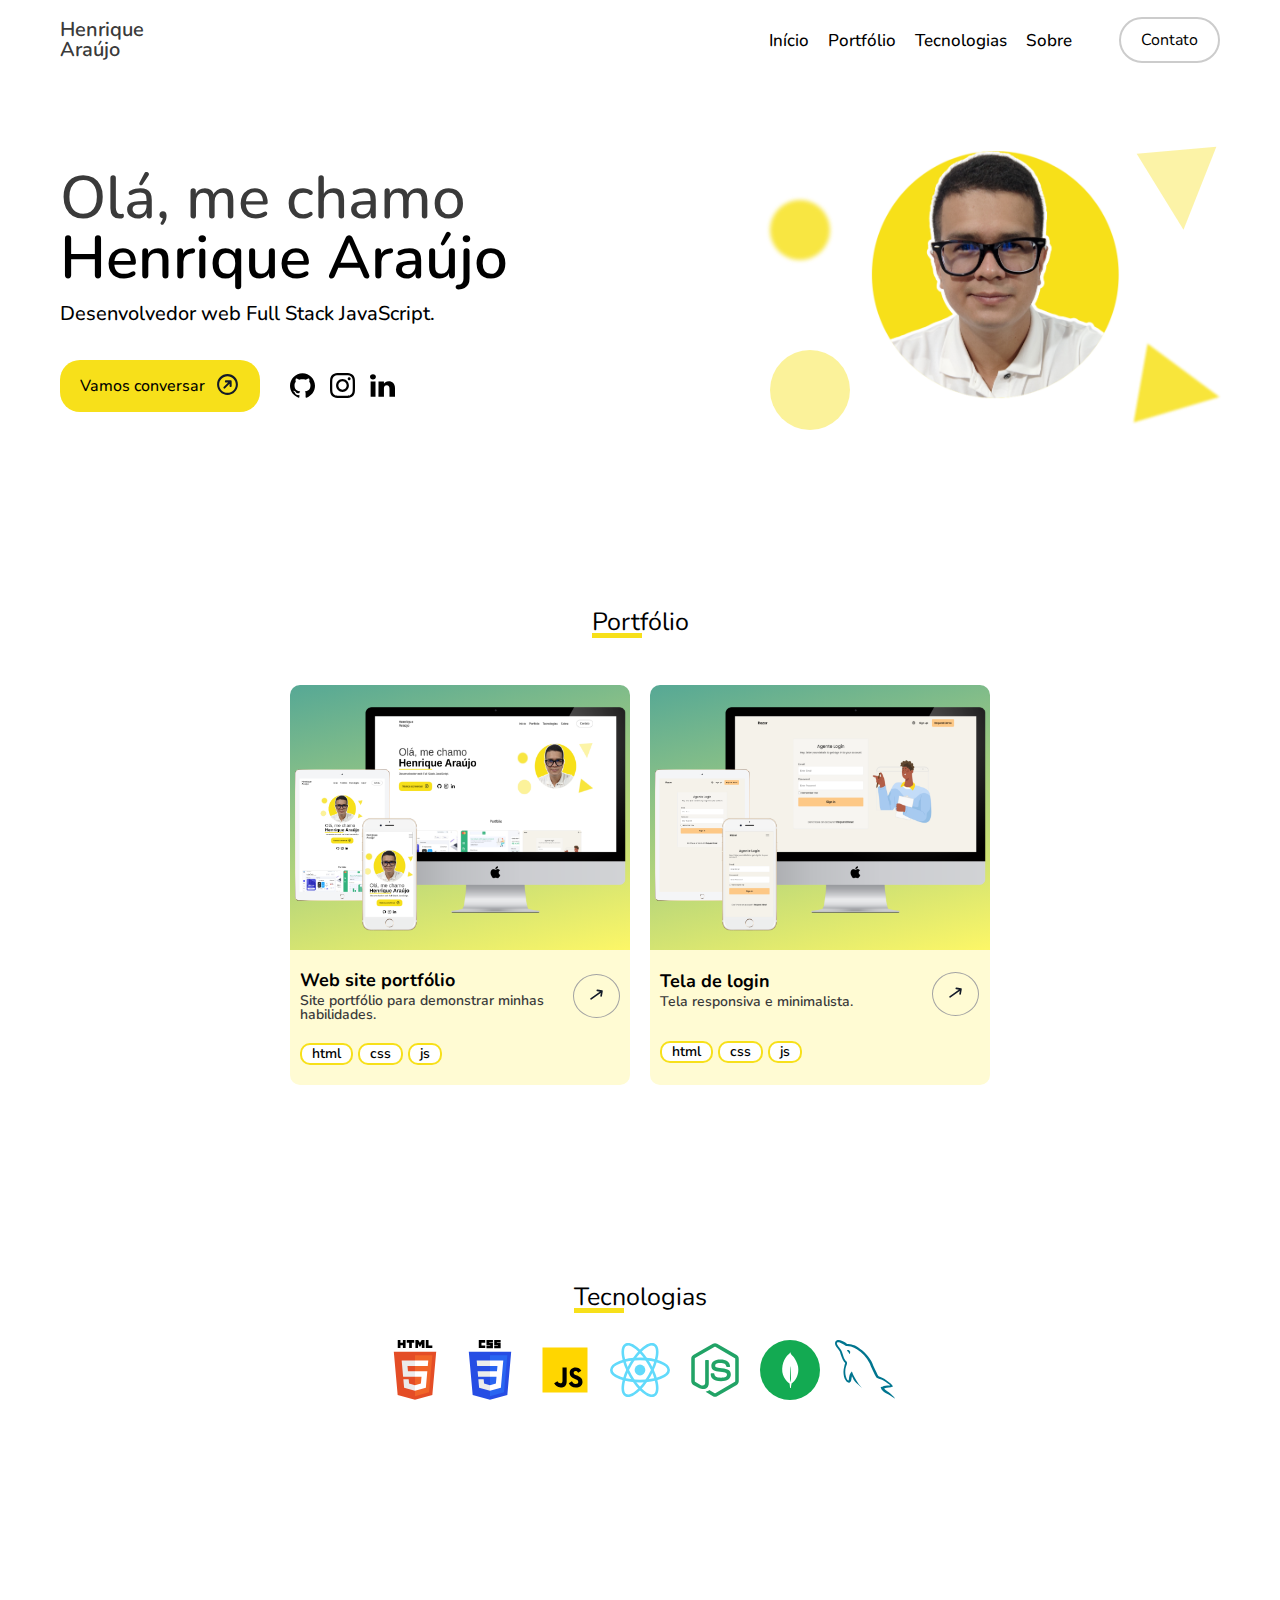
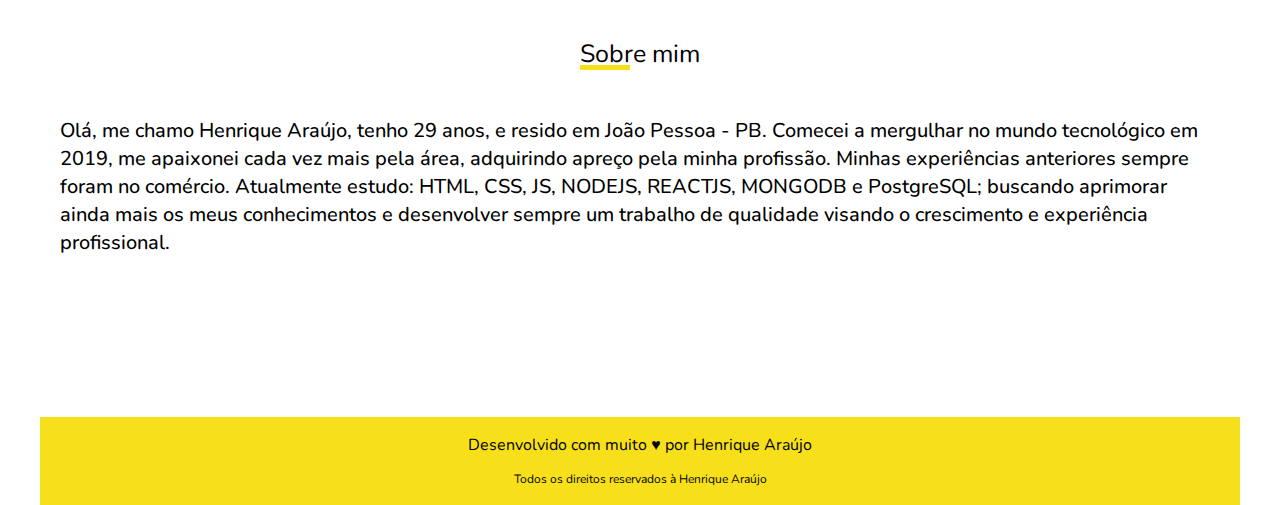
<file: src/index.html>
<!DOCTYPE html>
<html lang="pt-BR">
  <head>
    <meta charset="UTF-8" />
    <meta http-equiv="X-UA-Compatible" content="IE=edge" />
    <meta name="viewport" content="width=device-width, initial-scale=1.0" />
    <meta
      name="description"
      content="henrique, desenvolvedor web, programador, html, css, js, nodejs, reactjs, mongodb, mysql, full stack"
    />
    <link
      rel="icon"
      type="image/png"
      sizes="16x16"
      href="./assets/img/interface/favicon.png"
    />
    <link rel="preconnect" href="https://fonts.googleapis.com" />
    <link rel="preconnect" href="https://fonts.gstatic.com" crossorigin />
    <link
      href="https://fonts.googleapis.com/css2?family=Nunito:wght@400;500;600&display=swap"
      rel="stylesheet"
    />
    <link rel="stylesheet" href="./assets/css/style.css" />
    <title>Henrique Araújo</title>
  </head>
  <body>
    <div id="inicio" class="container">
      <div class="menu">
        <div class="logo">
          <p>Henrique</p>
          <p>Araújo</p>
        </div>
        <div class="menu-itens">
          <div class="menu-options">
            <ul>
              <li>
                <a href="#inicio" title="página inicial">Início</a>
              </li>

              <li>
                <a href="#portfolio" title="portfólio">Portfólio</a>
              </li>

              <li>
                <a href="#tecnologies" title="Tecnologias utilizadas">
                  Tecnologias
                </a>
              </li>

              <li>
                <a href="#sobre" title="Sobre mim">Sobre</a>
              </li>
            </ul>
          </div>
          <div class="btn">
            <a href="#" class="btn-contact">Contato</a>
          </div>
        </div>
        <div class="icon-mobile">
          <img
            class="btn-open"
            src="./assets/img/interface/menu.svg"
            alt=""
            width="30px"
            height="30px"
          />
        </div>

        <div class="menu-mobile">
          <div class="menu-mobile-block">
            <div></div>
            <div class="icon-close-menu">
              <img
                class="btn-close"
                src="./assets/img/interface/close.svg"
                alt=""
                width="30px"
                height="30px"
              />
            </div>
          </div>

          <div class="menu-mobile-items">
            <div class="menu-mobile-options">
              <div class="itens">
                <ul>
                  <li class="btn-inicio">
                    <a href="#inicio" title="página inicial">Início</a>
                  </li>

                  <li class="btn-portfolio">
                    <a href="#portfolio" title="portfólio">Portfólio</a>
                  </li>

                  <li class="btn-tecnologias">
                    <a href="#tecnologies" title="Tecnologias utilizadas">
                      Tecnologias
                    </a>
                  </li>

                  <li class="btn-sobre">
                    <a href="#sobre" title="Sobre mim">Sobre</a>
                  </li>
                </ul>
              </div>

              <div class="menu-mobile-btn">
                <a href="#" class="btn-contact">Contato</a>
              </div>
            </div>
          </div>
        </div>
      </div>
      <div class="header">
        <div class="header-box-1">
          <div class="name">
            <p class="titulo">Olá, me chamo</p>
            <p class="nome">Henrique Araújo</p>
          </div>
          <div class="cargo">
            <p>Desenvolvedor web Full Stack JavaScript.</p>
          </div>
          <div class="acao">
            <div class="btn-talk">
              <a
                href="https://www.linkedin.com/in/henriquearaujodev/"
                target="_blank"
              >
                <div class="title">Vamos conversar</div>
                <div class="icon">
                  <img
                    src="./assets/img/interface/arrow-circle-up-right.svg"
                    alt="link whatsapp"
                    width="25"
                    height="25"
                  />
                </div>
              </a>
            </div>
            <div class="social">
              <div class="social-icons">
                <div class="github">
                  <a
                    href="https://github.com/henriquearaujodev"
                    target="_blank"
                  >
                    <img
                      src="./assets/img/interface/github-black.svg"
                      alt="github"
                      width="25"
                      height="25"
                    />
                  </a>
                </div>
                <div class="instagram">
                  <a
                    href="https://www.instagram.com/henriquearaujo_dev/"
                    target="_blank"
                  >
                    <img
                      src="./assets/img/interface/instagram-black.svg"
                      alt="instagram"
                      width="25"
                      height="25"
                    />
                  </a>
                </div>
                <div class="linkedin">
                  <a
                    href="https://www.linkedin.com/in/henriquearaujodev/"
                    target="_blank"
                  >
                    <img
                      src="./assets/img/interface/linkedin-black.svg"
                      alt="likedin"
                      width="25"
                      height="25"
                    />
                  </a>
                </div>
              </div>
            </div>
          </div>
        </div>
        <div class="header-box-2">
          <div class="circle"></div>
          <div class="circle2"></div>

          <div>
            <picture>
              <source
                srcset="./assets/img/interface/avatar_compressed.webp"
                media="(max-width: 630px)"
                width="50"
                height="250"
              />
              <img
                src="./assets/img/interface/avatar.webp"
                alt="avatar"
                width="50"
                height="-50"
              />
            </picture>
          </div>
          <div class="triangle-flex">
            <div class="triangle"></div>
            <div class="triangle2"></div>
          </div>
        </div>
      </div>

      <div id="portfolio" class="portfolio">
        <div class="title">
          <p class="border-bottom-section-title">Portfólio</p>
        </div>
        <div class="cards">
          <div class="card">
            <div class="card-header">
              <div class="thumb">
                <img src="./assets/img/interface/3-devices-white1.png" alt="" />
              </div>
            </div>
            <div class="card-title">
              <div class="card-title-box">
                <div class="card-info">
                  <h1>Web site portfólio</h1>
                  <p>Site portfólio para demonstrar minhas habilidades.</p>
                </div>
                <div class="card-action">
                  <a
                    href="https://henrique.one"
                    title="link para o site portfólio"
                    target="_blank"
                  >
                    <div class="card-action-btn">
                      <img
                        src="./assets/img/interface/arrow-right.svg"
                        alt="link portfólio"
                      />
                    </div>
                  </a>
                </div>
              </div>

              <div class="card-tags">
                <div class="tag">
                  <p>html</p>
                </div>
                <div class="tag">
                  <p>css</p>
                </div>
                <div class="tag">
                  <p>js</p>
                </div>
              </div>
            </div>
          </div>

          <div class="card">
            <div class="card-header">
              <div class="thumb">
                <img src="./assets/img/interface/3-devices-white2.png" alt="" />
              </div>
            </div>
            <div class="card-title">
              <div class="card-title-box">
                <div class="card-info">
                  <h1>Tela de login</h1>
                  <p>Tela responsiva e minimalista.</p>
                </div>
                <div class="card-action">
                  <a
                    href="https://henrique-0001.vercel.app/"
                    title="link para o site portfólio"
                    target="_blank"
                  >
                    <div class="card-action-btn">
                      <img
                        src="./assets/img/interface/arrow-right.svg"
                        alt="link portfólio"
                      />
                    </div>
                  </a>
                </div>
              </div>

              <div class="card-tags">
                <div class="tag">
                  <p>html</p>
                </div>
                <div class="tag">
                  <p>css</p>
                </div>
                <div class="tag">
                  <p>js</p>
                </div>
              </div>
            </div>
          </div>
        </div>
        <!-- END PORTFOLIO-->
      </div>

      <div class="tecnologies" id="tecnologies">
        <div class="title">
          <p class="border-bottom-section-title">Tecnologias</p>
        </div>
        <div class="tec-container">
          <div class="tecs">
            <img src="./assets/img/tecnologies/html5.svg" alt="html5" />
          </div>
          <div class="tecs">
            <img src="./assets/img/tecnologies/css3.svg" alt="css3" />
          </div>
          <div class="tecs">
            <img src="./assets/img/tecnologies/js.svg" alt="" />
          </div>
          <div class="tecs">
            <img src="./assets/img/tecnologies/react.svg" alt="" />
          </div>
          <div class="tecs">
            <img src="./assets/img/tecnologies/nodejs.svg" alt="" />
          </div>
          <div class="tecs">
            <img src="./assets/img/tecnologies/mongodb.svg" alt="" />
          </div>
          <div class="tecs">
            <img src="./assets/img/tecnologies/mysql.svg" alt="" />
          </div>
        </div>

        <!--END TECNOLOGIES-->
      </div>

      <div class="about" id="sobre">
        <div class="title">
          <p class="border-bottom-section-title">Sobre mim</p>
        </div>
        <div class="about-container">
          <div class="about-info">
            <p>
              Olá, me chamo Henrique Araújo, tenho 29 anos, e resido em João
              Pessoa - PB. Comecei a mergulhar no mundo tecnológico em 2019, me
              apaixonei cada vez mais pela área, adquirindo apreço pela minha
              profissão. Minhas experiências anteriores sempre foram no
              comércio. Atualmente estudo: HTML, CSS, JS, NODEJS, REACTJS,
              MONGODB e PostgreSQL; buscando aprimorar ainda mais os meus
              conhecimentos e desenvolver sempre um trabalho de qualidade
              visando o crescimento e experiência profissional.
            </p>
          </div>
        </div>
        <!-- END ABOUT-->
      </div>

      <footer class="footer">
        <div class="titulo">
          <p>Desenvolvido com muito &#9829; por Henrique Araújo</p>
        </div>

        <div class="copy">
          <p>Todos os direitos reservados à Henrique Araújo</p>
        </div>
      </footer>

      <!-- END CONTAINER-->
    </div>
    <script src="./assets/js/script.js"></script>
  </body>
</html>
</file>
<file: src/assets/css/style.css>
:root {
  --background-primary: #f5f2ea;
  --btn-primary: #f7e01a;
  --btn-primary-hover: #f5cd9c;
  --overlay: #83838317;
  --font-default: 1.6rem;
  --padding-sections: 2rem;
  --color-logo: #3a3a3a;
}

*,
::after,
::before {
  padding: 0;
  margin: 0;
  box-sizing: border-box;
  color: #000;
}

html {
  /* font-size: 10px; */

  /* 10px / 16px = 0.625 = 62.5% */
  /* Percentage of user's browser font-size setting */
  font-size: 62.5%;
  overflow-x: hidden;
  scroll-behavior: smooth;
}

body {
  font-family: 'Nunito', sans-serif;
  line-height: 1;
  font-weight: 400;
  /* background-color: var(--background-primary); */

  /* Only works if there is nothing absolutely positioned in relation to body */
  overflow-x: hidden;
  width: 100%;
  display: flex;
  justify-content: center;
}

::-webkit-scrollbar-track {
  background-color: #cfcfcf;
}
::-webkit-scrollbar {
  width: 5px;
  background: #f3f3f3;
}
::-webkit-scrollbar-thumb {
  background: #f7e01a;
}

.container {
  width: 120rem;
  display: flex;
  flex-direction: column;
}

.title {
  position: relative;
}

.border-bottom-section-title::before {
  content: '';
  position: absolute;
  width: 5rem;
  height: 0.5rem;
  top: 4.3rem;
  background-color: #f7e01a;
}

/* ======= MENU ======= */
.menu {
  width: 100%;
  padding: 2rem;
  display: flex;
  justify-content: space-between;
  align-items: center;
}

.menu .logo p {
  font-size: 2rem;
  color: var(--color-logo);
  font-weight: 600;
}

.menu .menu-itens {
  display: flex;
  align-items: center;
  gap: 4rem;
}

.menu .menu-options ul {
  list-style: none;
  display: flex;
  gap: 0.5rem;
}

.menu .menu-options li a,
a:visited {
  text-decoration: none;
  list-style: none;
  font-size: 1.7rem;
  font-weight: 500;
  padding: 1rem 0.7rem;
  color: #000;
  transition: all 0.4s ease-out;
}

.menu .menu-options a:hover {
  color: #5c5c5c;
}

.menu .btn-contact {
  padding: 1rem 2rem;
  border-radius: 5rem;
  font-size: 1.6rem;
  text-decoration: none;
  color: black;
  border: 2px solid #ccc;
  transition: all 0.4s ease-out;
}

.menu .btn-contact:hover {
  border-color: #f7e01a;
}

/* ===== MENU MOBILE ===== */
.menu-mobile {
  opacity: 0;
  width: 100%;
  height: 100vh;
  padding: 2rem;
  position: fixed;
  right: 0;
  top: 0;
  background-color: #fff;
  z-index: -1;
  transition: all 0.4s ease-in-out;
}

.menu-mobile-items {
  display: flex;
  justify-content: center;
  height: 100vh;
}

.menu-mobile-options {
  display: flex;
  flex-direction: column;
  align-items: center;
  margin-top: 10rem;
  gap: 5rem;
}

.menu-mobile-options .itens {
  height: 35rem;
}

.menu-mobile-options .itens li {
  font-size: 3rem;
  display: flex;
  justify-content: center;
  margin: 2rem 2rem;
  padding: 1.2rem;
}

.menu-mobile-options .itens a {
  text-decoration: none;
}

.menu-mobile-options .itens a:visited {
  color: #000;
}

.menu .icon-mobile {
  display: none;
  z-index: 4;
  cursor: pointer;
}

.btn-close {
  cursor: pointer;
}

.menu .icon-mobile img {
  object-fit: cover;
  object-position: bottom;
}

.menu-mobile-open {
  display: block;
  opacity: 1;
  z-index: 5;
}

/* ===== HEADER ===== */
.header {
  margin-top: 5rem;
  padding: var(--padding-sections);
  display: flex;
}

.header .header-box-1 {
  display: flex;
  flex-direction: column;
  justify-content: space-around;
  width: 60rem;
}

.header .header-box-1 .titulo {
  font-size: 6rem;
  font-weight: 500;
  color: #3a3a3a;
}

.header .header-box-1 .nome {
  font-size: 6rem;
  font-weight: 600;
  color: #000;
}

.divider {
  width: 20rem;
  height: 0.5rem;
  background-color: var(--btn-primary);
  margin-top: -3.2rem;
}

.divider-thin {
  width: 8rem;
  height: 0.5rem;
  background-color: var(--btn-primary);
  margin-top: -3.5rem;
}

.header .header-box-1 .cargo {
  font-size: 2rem;
  color: #424242;
  font-weight: 500;
  margin-top: -2rem;
}

.header .header-box-1 .acao {
  display: flex;
  align-items: center;
  gap: 3rem;
}

.header .header-box-1 .social-icons {
  display: flex;
  /* justify-content: space-around; */
  gap: 1.5rem;
  align-items: center;
}

.header .header-box-1 .social-icons img {
  cursor: pointer;
  width: 2.5rem;
}

.header .header-box-1 .btn-talk a {
  width: 20rem;
  display: flex;
  justify-content: center;
  gap: 1rem;
  align-items: center;
  padding: 1.2rem 1rem;
  border-radius: 2rem;
  background-color: var(--btn-primary);
  text-decoration: none;
  font-size: 1.6rem;
  font-weight: 500;
  transition: all 0.4s ease-out;
}

.header .header-box-1 .btn-talk a:hover {
  background-color: #e7d217;
}

.header .header-box-1 .btn-talk a:visited {
  color: #000;
}
.header .header-box-2 {
  width: 60rem;
  /* background-color: #f5cd9c; */
  display: flex;
  justify-content: right;
  gap: 2rem;
}

.circle {
  width: 60px;
  height: 60px;
  background: rgba(247, 225, 26, 0.829);
  -moz-border-radius: 50px;
  -webkit-border-radius: 50px;
  border-radius: 50px;
  margin-right: -8rem;
  margin-top: 5rem;
  filter: blur(2px);
}

.circle2 {
  width: 80px;
  height: 80px;
  background: rgba(247, 225, 26, 0.438);
  -moz-border-radius: 50px;
  -webkit-border-radius: 50px;
  border-radius: 50px;
  margin-top: 20rem;
}

.header .header-box-2 .triangle-flex {
  display: flex;
  flex-direction: column;
  justify-content: space-between;
}
.triangle {
  width: 0;
  height: 0;
  border-left: 40px solid transparent;
  border-right: 40px solid transparent;
  border-bottom: 80px solid rgba(247, 225, 26, 0.384);
  transform: rotate(175deg);
  /* margin-left: 4rem; */
}

.triangle2 {
  width: 0;
  height: 0;
  border-left: 40px solid transparent;
  border-right: 40px solid transparent;
  border-bottom: 80px solid rgba(247, 225, 26, 0.856);
  transform: rotate(100deg);
  /* margin-left: 4rem; */
  filter: blur(0.9px);
}

.header .header-box-2 img {
  width: 25rem;
  object-fit: cover;
  object-position: bottom;
}

/* ==== PORTFOLIO ==== */

.portfolio {
  margin-top: 6rem;
  width: 100%;
  display: flex;
  align-items: center;
  flex-direction: column;
  padding: 4rem 4rem;
  margin-top: 10rem;
}

.portfolio .title {
  display: flex;
  justify-content: center;
  align-items: center;
  width: 100%;
  padding: 2rem;
  margin-bottom: 1rem;
}
.portfolio .title p {
  font-size: 2.5rem;
}

.portfolio .cards {
  height: 100%;
  padding: 2rem;
  display: flex;
  flex-wrap: wrap;
  gap: 2rem;
}

.portfolio .cards .card {
  width: 34rem;
  height: 40rem;
  display: flex;
  flex-direction: column;
  /* border: 1px solid rgb(228, 228, 228); */
  border-radius: 1rem;
}

.portfolio .card-header {
  height: 30rem;
  border-top-right-radius: 1rem;
  border-top-left-radius: 1rem;
  background: rgb(86, 168, 149);
  background: linear-gradient(
    166deg,
    rgba(86, 168, 149, 1) 0%,
    rgba(252, 245, 70, 0.8225665266106442) 100%
  );
  overflow: hidden;
  display: flex;
  justify-content: center;
  align-items: center;
}

.portfolio .card-header .thumb {
  /* width: 100%; */
  object-fit: cover;
}

.portfolio .card-header .thumb img {
  margin-left: 1.5rem;
  height: 23.5rem;
}

.portfolio .card-title {
  padding: 1rem;
  height: 15rem;
  display: flex;
  justify-content: space-around;
  flex-direction: column;
  align-items: center;
  /* gap: 1rem; */
  border-bottom-left-radius: 1rem;
  border-bottom-right-radius: 1rem;
  background-color: #fffbd3;
}

.portfolio .card-title-box {
  width: 100%;
  display: flex;
  justify-content: space-between;
}

.portfolio .card-tags {
  width: 100%;
  display: flex;
  gap: 0.5rem;
  justify-content: start;
  /* background-color: rgb(155, 76, 76); */
}

.portfolio .card-tags .tag {
  padding: 0.2rem 1rem;
  border-radius: 1rem;
  background-color: #fff;
  border: 2px solid #f7e01a;
}

.portfolio .card-tags .tag p {
  font-size: 1.4rem;
  font-weight: 600;
}

.portfolio .card-info {
  display: flex;
  flex-direction: column;
  gap: 0.5rem;
  /* background-color: #e7d217; */
  /* background-color: orangered; */
}

.portfolio .card-action {
  width: 5rem;
  display: flex;
  justify-content: center;
  align-items: center;
  /* background-color: olive; */
}

.portfolio .card-action-btn {
  padding: 1rem;
  border-radius: 50%;
  border: 1px solid #a3a3a3;
}

.portfolio .card-action-btn:hover {
  border: 1px solid #8d8d8d;
  cursor: pointer;
}

.portfolio .card-action-btn img {
  width: 2.5rem;
  height: 2rem;
  transform: rotate(-35deg);
}

.portfolio .card-info h1 {
  font-size: 1.8rem;
}

.portfolio .card-info p {
  font-size: 1.4rem;
  font-weight: 600;
  color: #3a3a3a;
}

.tecnologies {
  display: flex;
  align-items: center;
  flex-direction: column;
  margin: 10rem 0rem;
  padding: 2rem 2rem;
}

.tecnologies .title {
  display: flex;
  justify-content: center;
  align-items: center;
  width: 100%;
  padding: 2rem;
  margin-bottom: 1rem;
}

.tecnologies .title p {
  font-size: 2.5rem;
}

.tecnologies .tec-container {
  display: flex;
  justify-content: center;
  align-items: center;
  flex-wrap: wrap;
  gap: 1.5rem;
  width: 100%;
}

.tecnologies .tec-container .tecs {
  width: 6rem;
}

.tecnologies .tec-container .tecs img {
  width: 6rem;
}

.about {
  display: flex;
  align-items: center;
  flex-direction: column;
  margin: 10rem 0rem;
  /* background-color: orange; */
}

.about .title {
  display: flex;
  justify-content: center;
  align-items: center;
  width: 100%;
  padding: 2rem;
  margin-bottom: 1rem;
}

.about .title p {
  font-size: 2.5rem;
}

.about .about-container {
  display: flex;
  justify-content: space-between;
  align-items: center;
  width: 100%;
}

.about .about-container .about-info {
  width: 100%;
  height: 100%;
  padding: 2rem;
}

.about .about-container .about-info p {
  font-size: 2rem;
  font-weight: 500;
  line-height: 1.4;
}

.footer {
  margin-top: 4rem;
  width: 100%;
  padding: 2rem;
  display: flex;
  flex-direction: column;
  align-items: center;
  gap: 2rem;
  background-color: #f7e01a;
}

.footer .titulo p {
  font-size: 1.6rem;
}

.footer .copy p {
  font-size: 1.2rem;
}

/* ==== RESPONSIVE ==== */

@media screen and (max-width: 1199.98px) {
  .container {
    width: 100%;
  }

  .portfolio {
    width: 100%;
  }

  .portfolio .cards {
    display: flex;
    justify-content: center;
    align-items: center;
    padding: 0rem 0rem;
  }

  .header .header-box-1 .titulo {
    font-size: 5rem;
  }

  .header .header-box-1 .nome {
    font-size: 5rem;
  }

  .divider {
    width: 16.5rem;
    margin-top: -3rem;
  }

  .header .header-box-1 .cargo p {
    font-size: 1.8rem;
  }

  .header .header-box-2 .circle,
  .circle2 {
    width: 50px;
    height: 50px;
  }

  .header .header-box-2 .triangle-flex {
    margin-top: -7rem;
  }

  .header .header-box-2 .triangle-flex .triangle,
  .triangle2 {
    border-left: 20px solid transparent;
    border-right: 20px solid transparent;
    border-bottom: 40px solid rgba(247, 225, 26, 0.856);
    margin-top: 8rem;
  }
}
@media screen and (max-width: 991.98px) {
  .container {
    width: 100%;
  }

  .about .about-container {
    display: flex;
    flex-direction: column;
  }

  .about-container .header .header-box-1 .titulo,
  .nome {
    font-size: 3rem;
  }
  .header .header-box-1 .titulo {
    font-size: 4rem;
  }

  .header .header-box-1 .nome {
    font-size: 4.5rem;
  }
  .header .header-box-1 .cargo p {
    font-size: 1.6rem;
  }
}

@media screen and (max-width: 780px) {
  .header {
    display: flex;
    flex-direction: column-reverse;
    align-items: center;
    /* align-items: center; */
  }
  .header .header-box-1 {
    margin-top: 3rem;
  }

  .header .header-box-1 .acao {
    display: flex;
    flex-direction: column;
    margin-top: 1rem;
  }

  .header .header-box-1 .cargo {
    padding-top: 2.5rem;
    margin-left: -4.5rem;
  }

  .header .header-box-2 .circle {
    margin-top: -15rem;
  }

  .header .header-box-2 .circle2 {
    margin-top: 8rem;
  }

  .header .header-box-1 {
    display: flex;
    align-items: center;
    height: 25rem;
  }

  .header .header-box-2 {
    display: flex;
    justify-content: center;
    align-items: center;
    height: 25rem;
  }

  .menu .icon-mobile {
    display: none;
  }

  .about .about-container .about-info p {
    font-size: 1.8rem;
    font-weight: 500;
    line-height: 1.4;
  }
}

@media screen and (max-width: 655px) {
}

@media screen and (max-width: 630px) {
  .container {
    width: 100%;
  }

  .menu {
    display: flex;
    padding: 1rem 2rem;
    height: 7.5rem;
  }

  .menu .menu-itens {
    display: none;
  }

  .menu .menu-mobile-block {
    display: flex;
    justify-content: space-between;
    align-items: flex-start;
  }

  .menu .icon-mobile {
    display: inline-block;
  }
}
@media screen and (min-width: 630px) {
  .menu .menu-mobile {
    display: none;
  }
  .overlay {
    display: none;
  }
}

@media screen and (max-width: 510px) {
  .container {
    width: 100%;
  }
}

@media screen and (max-width: 425px) {
  .container {
    width: 100%;
  }
}

@media screen and (max-width: 378px) {
  .container {
    width: 40rem;
  }

  .header .header-box-1 .titulo,
  .nome {
    /* font-size: 4rem; */
  }

  .header .header-box-1 .nome {
    font-size: 4rem;
  }

  .header .header-box-1 .cargo {
    padding-top: 2.5rem;
    margin-left: -1rem;
  }
}

@media (max-width: 320px) {
  .container {
    width: 100%;
  }
}
</file>
